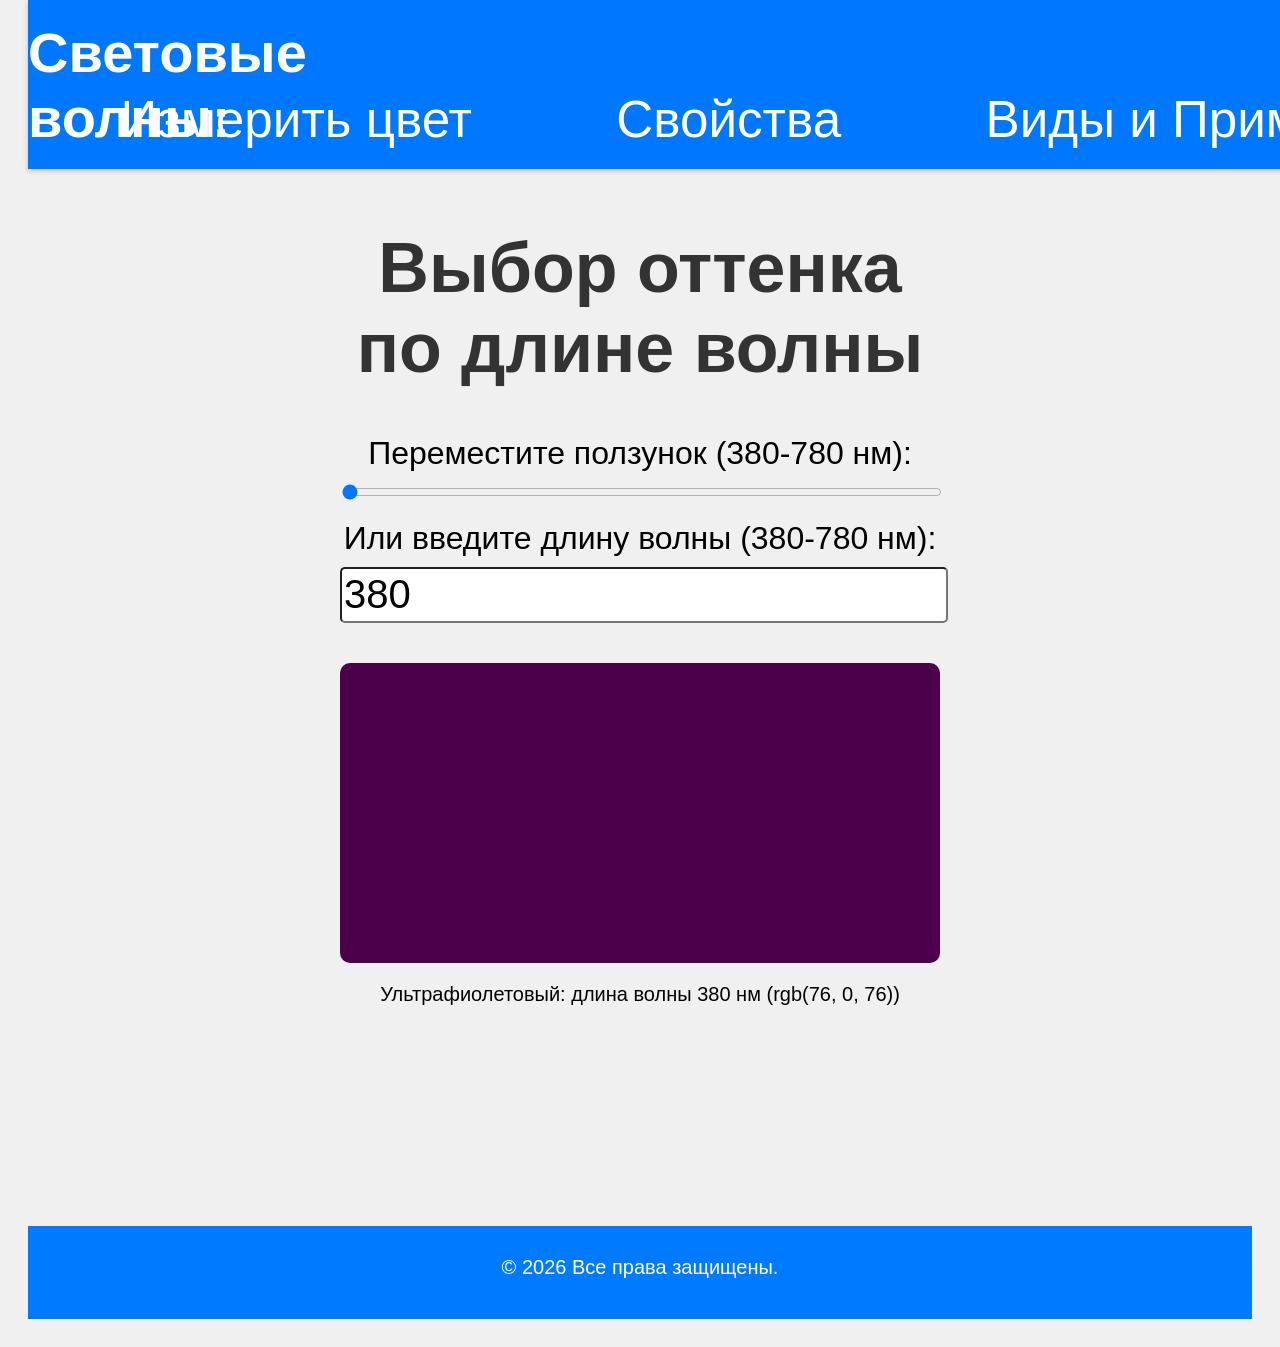
<file: index.html>
<!DOCTYPE html>
<html lang="ru">
<head>
    <meta charset="UTF-8">
    <title>Оттенки по длине волны</title>
    <link rel="stylesheet" href="/style.css">
    
</head>
<body>
    <header>
        <div class="logo">Световые волны:</div>
        <nav>
            <a class="knopka" href="/index.html">Измерить цвет</a>
            <a class="knopka" href="/svoistva.html">Свойства</a>
            
            <a class="knopka" href="/vid.html">Виды и Применение</a>
        </nav>
    </header>
    <div class="container">
        <h1>Выбор оттенка по длине волны</h1>

        
        <label  for="wavelengthSlider">Переместите ползунок (380-780 нм):</label>
        <input  type="range" id="wavelengthSlider" min="380" max="780" value="380" oninput="updateColorFromSlider(this.value)">
        
        
        <label for="wavelengthInput">Или введите длину волны (380-780 нм):</label>
        <input class="top" type="number" id="wavelengthInput" min="380" max="780" value="380" onchange="updateColorFromInput(this.value)">
        
        <div class="color-sample" id="colorSample"></div>
        <p id="colorInfo"></p>
    </div>

    <script>
       
        function updateColor(wavelength) {
            const color = wavelengthToRgb(wavelength);
            document.getElementById('colorSample').style.backgroundColor = color.rgb;
            document.getElementById('colorInfo').textContent = `${color.name}: длина волны ${wavelength} нм (${color.rgb})`;
        }

       
        function updateColorFromSlider(value) {
            updateColor(value);
            document.getElementById('wavelengthInput').value = value;
        }

       
        function updateColorFromInput(value) {
            updateColor(value);
            document.getElementById('wavelengthSlider').value = value;
        }

       
        function wavelengthToRgb(wavelength) {
            let red = 0, green = 0, blue = 0;
            
            if (wavelength >= 380 && wavelength < 440) {
                red = -(wavelength - 440) / (440 - 380);
                green = 0;
                blue = 1;
            } else if (wavelength >= 440 && wavelength < 490) {
                red = 0;
                green = (wavelength - 440) / (490 - 440);
                blue = 1;
            } else if (wavelength >= 490 && wavelength < 510) {
                red = 0;
                green = 1;
                blue = -(wavelength - 510) / (510 - 490);
            } else if (wavelength >= 510 && wavelength < 580) {
                red = (wavelength - 510) / (580 - 510);
                green = 1;
                blue = 0;
            } else if (wavelength >= 580 && wavelength < 645) {
                red = 1;
                green = -(wavelength - 645) / (645 - 580);
                blue = 0;
            } else if (wavelength >= 645 && wavelength <= 780) {
                red = 1;
                green = 0;
                blue = 0;
            }

           
            let brightnessFactor = 1;
            if (wavelength > 700 || wavelength < 420) {
                brightnessFactor = 0.3 + 0.7 * Math.abs((wavelength - 380) % 100) / 100;
            }

           
            red = Math.floor(red * 255 * brightnessFactor);
            green = Math.floor(green * 255 * brightnessFactor);
            blue = Math.floor(blue * 255 * brightnessFactor);

            
            let colorName = "";
            if (wavelength >= 380 && wavelength < 400) colorName = "Ультрафиолетовый";
            else if (wavelength >= 400 && wavelength < 430) colorName = "Фиолетовый";
            else if (wavelength >= 430 && wavelength < 450) colorName = "Индиго";
            else if (wavelength >= 450 && wavelength < 485) colorName = "Синий";
            else if (wavelength >= 485 && wavelength < 500) colorName = "Голубой";
            else if (wavelength >= 500 && wavelength <= 520) colorName = "Бирюзовый";
            else if (wavelength >= 520 && wavelength < 565) colorName = "Зелёный";
            else if (wavelength >= 565 && wavelength < 580) colorName = "Желтовато-зелёный";
            else if (wavelength >= 580 && wavelength < 590) colorName = "Жёлтый";
            else if (wavelength >= 590 && wavelength < 610) colorName = "Оранжево-жёлтый";
            else if (wavelength >= 610 && wavelength <= 630) colorName = "Оранжевый";
            else if (wavelength >= 630 && wavelength < 690) colorName = "Красноватый оранжевый";
            else if (wavelength >= 690 && wavelength < 750) colorName = "Тёмно-красный";
            else if (wavelength >= 750 && wavelength <= 780) colorName = "Инфракрасный";

            return {
                rgb: `rgb(${red}, ${green}, ${blue})`,
                name: colorName
            };
        }

       
        updateColor(document.getElementById('wavelengthSlider').value);
    </script>
    <footer>
    <p>© 2026 Все права защищены.</p>
</footer>

</body>
</html>
</file>
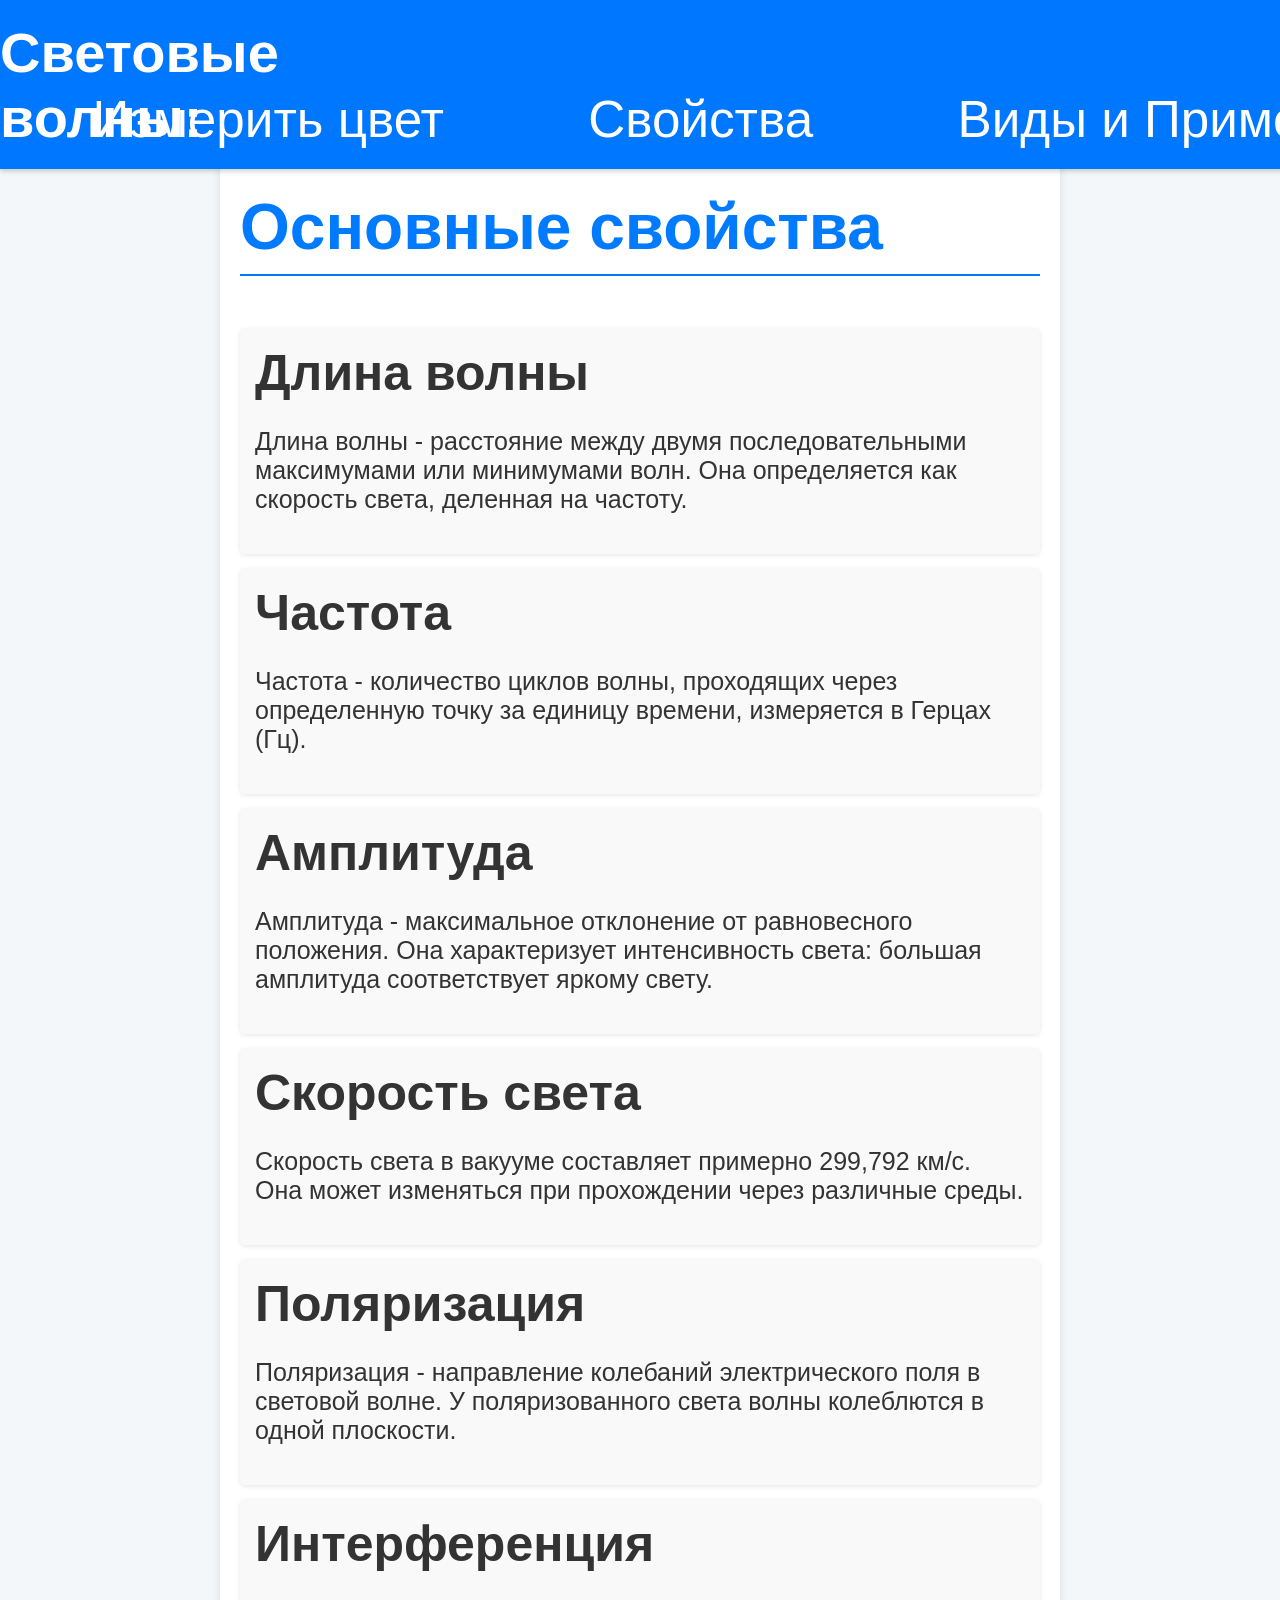
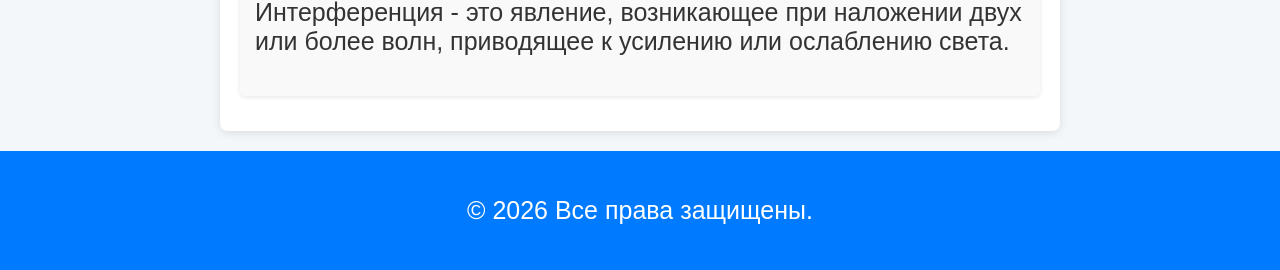
<file: svoistva.html>
<!DOCTYPE html>
<html lang="ru">
<head>
    <meta charset="UTF-8">
    <meta name="viewport" content="width=device-width, initial-scale=1.0">
    <title>Свойства световых волн</title>
    <link rel="stylesheet" href="/svoistva.css">
   
    
</head>
<body>

<header>
        <div class="logo">Световые волны:</div>
        <nav>
            <a class="knopka" href="/index.html">Измерить цвет</a>
            <a class="knopka" href="/svoistva.html">Свойства</a>
            
            <a class="knopka" href="/vid.html">Виды и Применение</a>
        </nav>
    </header>

<div class="container">
    <h2>Основные свойства</h2>
    
    <div class="property">
        <h3>Длина волны</h3>
        <p>Длина волны - расстояние между двумя последовательными максимумами или минимумами волн. Она определяется как скорость света, деленная на частоту.</p>
    </div>
    
    <div class="property">
        <h3>Частота</h3>
        <p>Частота - количество циклов волны, проходящих через определенную точку за единицу времени, измеряется в Герцах (Гц).</p>
    </div>
    
    <div class="property">
        <h3>Амплитуда</h3>
        <p>Амплитуда - максимальное отклонение от равновесного положения. Она характеризует интенсивность света: большая амплитуда соответствует яркому свету.</p>
    </div>

    <div class="property">
        <h3>Скорость света</h3>
        <p>Скорость света в вакууме составляет примерно 299,792 км/с. Она может изменяться при прохождении через различные среды.</p>
    </div>

    <div class="property">
        <h3>Поляризация</h3>
        <p>Поляризация - направление колебаний электрического поля в световой волне. У поляризованного света волны колеблются в одной плоскости.</p>
    </div>

    <div class="property">
        <h3>Интерференция</h3>
        <p>Интерференция - это явление, возникающее при наложении двух или более волн, приводящее к усилению или ослаблению света.</p>
    </div>
</div>

<footer>
    <p>© 2026 Все права защищены.</p>
</footer>

</body>
</html>
</file>
<file: style.css>
header {
            background-color: #0077ff;
            position: fixed;
            
            width: 120%;
            top: 0;
            color: rgb(255, 255, 255);
            padding: 20px 0;
            
            box-shadow: 0 2px 5px rgba(0, 0, 0, 0.2);
            
            
            
        }

        nav {
            margin-top: -60px;
        }
        
        nav a {
            color: white;
            text-decoration: none;
           
            margin: 0 70px;
            font-size: 3.2em;
            transition: color 0.3s;
        }

        nav a:hover {
            color: #000000;
        }

        .logo {
            font-size: 3.5em;
            font-weight: bold;
            color: #ffffff;
            margin-right: 2000px;
        }

        
        @media (max-width: 600px) {
            nav a {
                margin: 0 10px;
                font-size: 1em;
            }
        }
        body {
            font-family: Arial, sans-serif;
            text-align: center;
            background-color: #f0f0f0;
            padding: 20px;
        }
        
        .container {
            max-width: 600px;
            margin: auto;
        }
        
        h1 {
            margin-top: 200px;
            color: #333;
            font-size: 70px;
        }
        
        label {
            display: block;
            margin-bottom: 10px;
            font-size: 32px;
        }
        
        input[type=range], input[type=number] {
            width: 100%;
            margin-bottom: 20px;
        }
       
        
        .color-sample {
            width: 600px;
            height: 300px;
            border-radius: 10px;
            margin: 20px auto;
            transition: background-color 0.3s ease-in-out;
        }
        .top {
            border-radius: 5px;
            height: 50px;
            font-size: 40px;
        }

        p {
            margin-top: 10px;
            font-size:20px;
        }
        footer {
            text-align: center;
            padding: 20px;
            margin-top: 220px;
            background-color: #007BFF;
            color: white;
            position: relative;
            border: 0;
            
            
        }
</file>
<file: svoistva.css>
body {
            font-family: 'Roboto', sans-serif;
            background-color: #f4f7f9;
            color: #333;
            margin: 0;
            padding: 0;
        }
         header {
            background-color: #0077ff;
            position: fixed;
            width: 120%;
            top: 0;
            color: rgb(255, 255, 255);
            padding: 20px 0;
            text-align: center;
            box-shadow: 0 2px 5px rgba(0, 0, 0, 0.2);
            
            
            
        }

        nav {
            margin-top: -60px;
        }
        
        nav a {
            color: white;
            text-decoration: none;
           
            margin: 0 70px;
            font-size: 3.2em;
            transition: color 0.3s;
        }

        nav a:hover {
            color: #000000;
        }

        .logo {
            font-size: 3.5em;
            font-weight: bold;
            color: #ffffff;
            margin-right: 2000px;
        }

    
        @media (max-width: 600px) {
            nav a {
                margin: 0 10px;
                font-size: 1em;
            }
        }
        h1 {
            margin: 0;
            font-size: 2.5em;
        }
        .container {
            max-width: 800px;
            margin: 20px auto;
            padding: 20px;
            background-color: white;
            border-radius: 8px;
            box-shadow: 0 2px 10px rgba(0, 0, 0, 0.1);
            
        }
        h2 {
            color: #007BFF;
            border-bottom: 2px solid #007BFF;
            padding-bottom: 10px;
            font-size: 4em;
            margin-top: 150px;
        }
        h3 {
            font-size: 50px;
        }
        p {
            font-size: 25px;
        }
        .property {
            margin: 15px 0;
            padding: 15px;
            border-radius: 5px;
            background-color: #f9f9f9;
            box-shadow: 0 1px 5px rgba(0, 0, 0, 0.1);
        }
        .property h3 {
            margin: 0;
            color: #333;
        }
        footer {
            
            text-align: center;
            padding: 20px;
            margin-top: 20px;
            background-color: #007BFF;
            color: white;
            position: relative;
            border: 0;
            
        }
</file>
